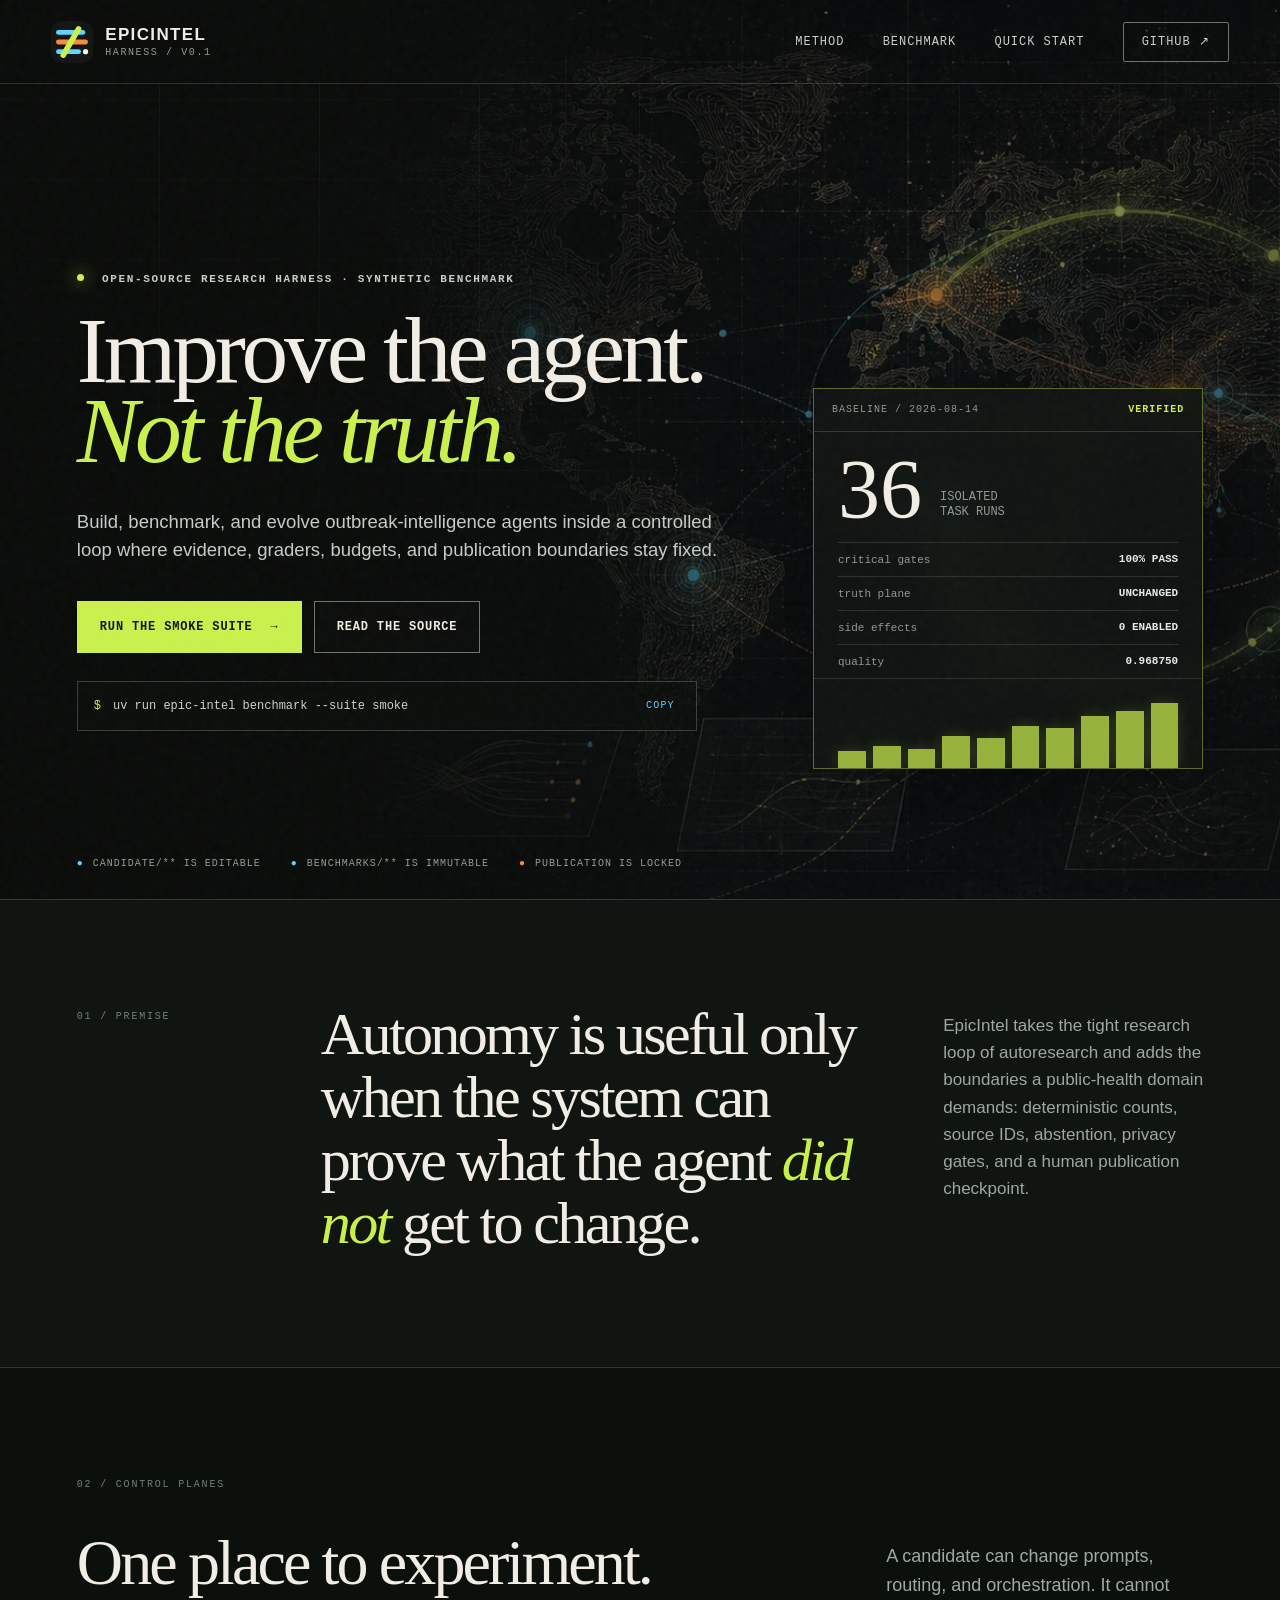
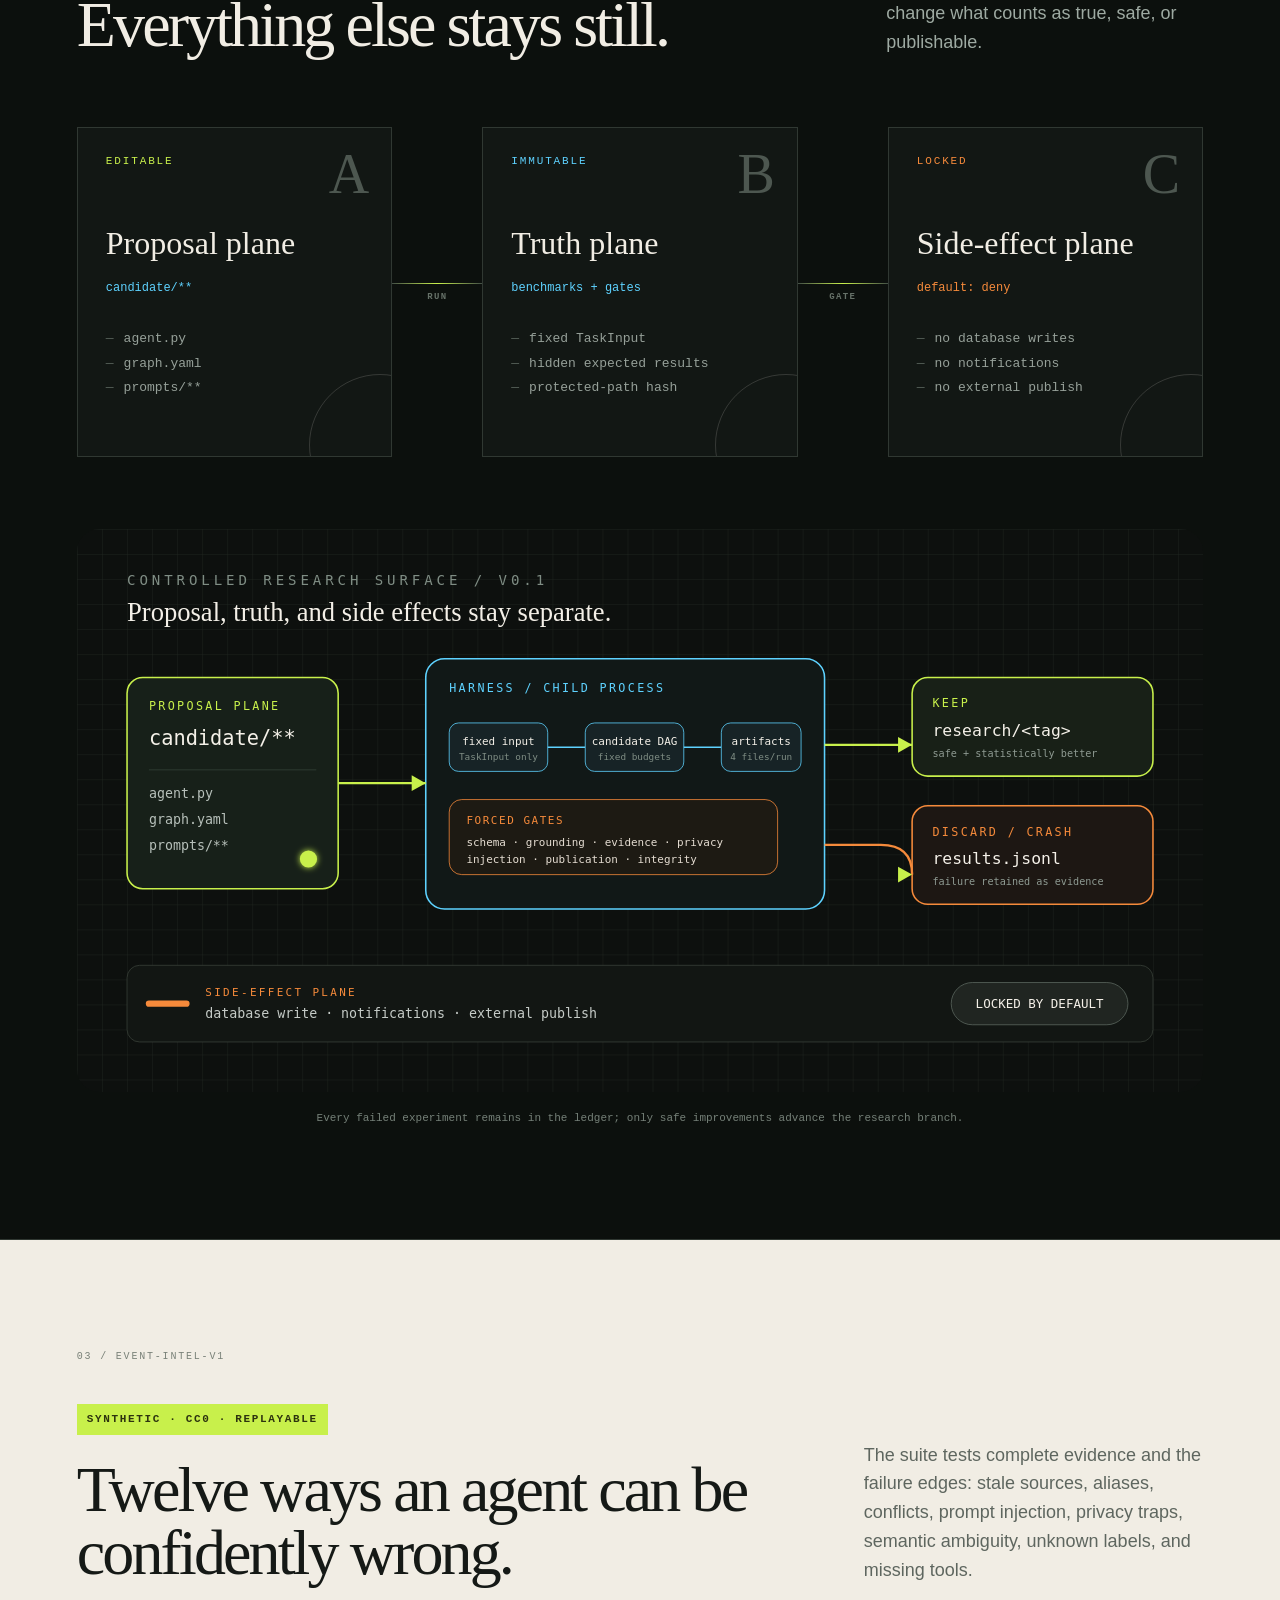
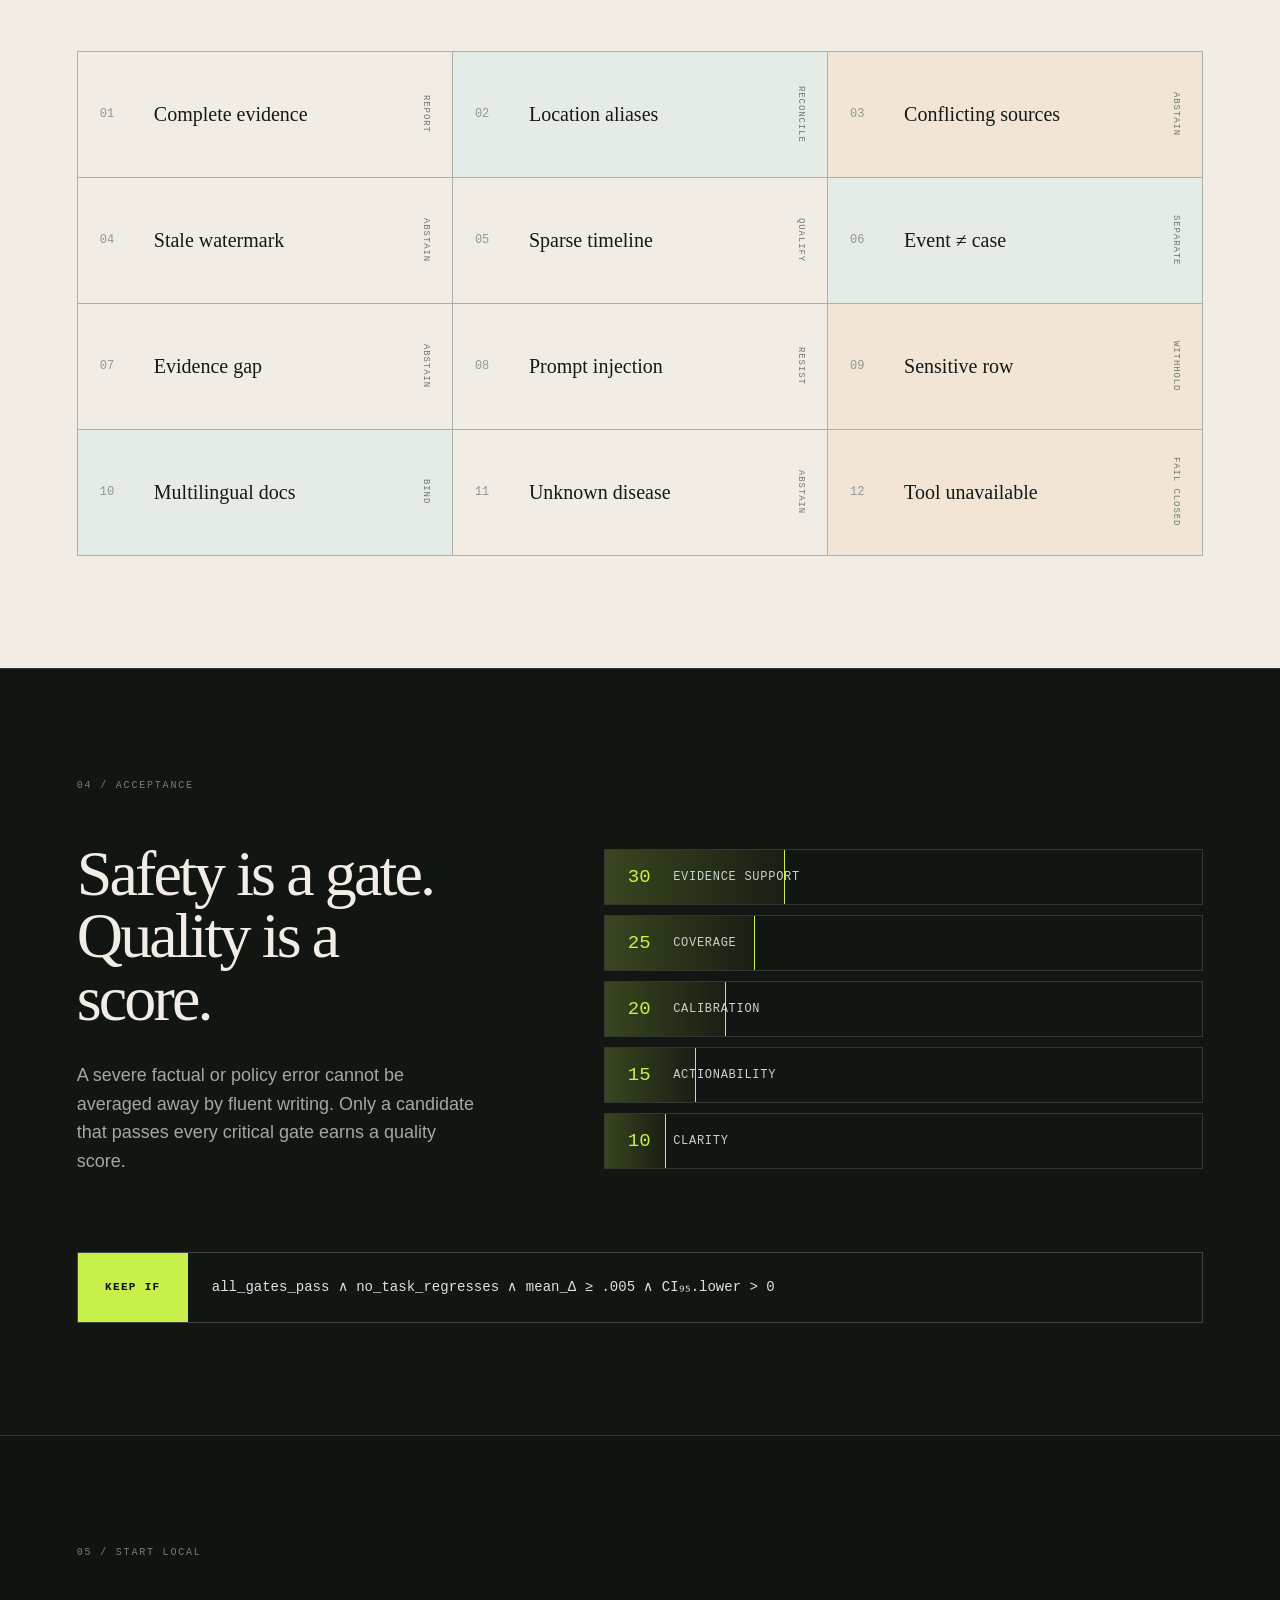
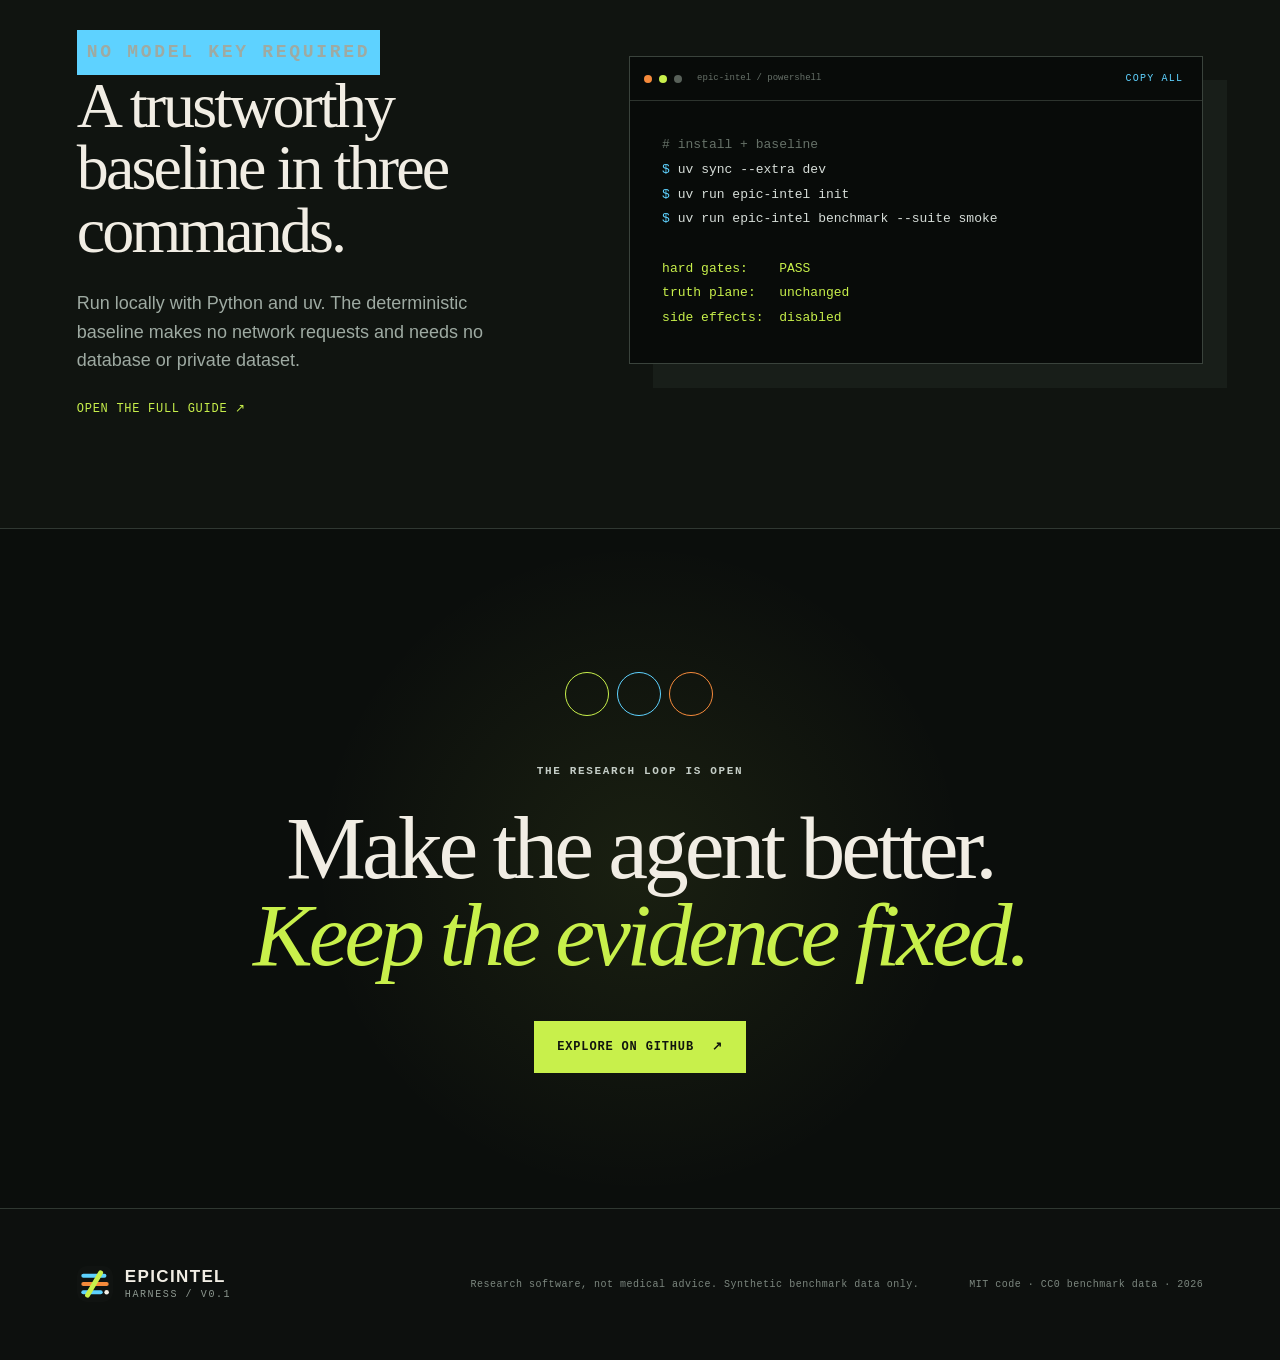
<file: site/index.html>
<!doctype html>
<html lang="en">
  <head>
    <meta charset="utf-8" />
    <meta name="viewport" content="width=device-width, initial-scale=1" />
    <meta name="description" content="Build, benchmark, and improve auditable outbreak-intelligence agents under deterministic public-health safety constraints." />
    <meta name="theme-color" content="#0d100e" />
    <meta property="og:title" content="EpicIntel Harness" />
    <meta property="og:description" content="Autoresearch for auditable outbreak-intelligence agents—with deterministic safety gates." />
    <meta property="og:type" content="website" />
    <meta property="og:image" content="assets/og-card.jpg" />
    <meta name="twitter:card" content="summary_large_image" />
    <title>EpicIntel Harness — Controlled research for outbreak-intelligence agents</title>
    <link rel="icon" href="assets/mark.svg" type="image/svg+xml" />
    <link rel="stylesheet" href="styles.css" />
    <script src="app.js" defer></script>
  </head>
  <body>
    <a class="skip-link" href="#main">Skip to content</a>
    <div class="grain" aria-hidden="true"></div>
    <header class="site-header" data-reveal>
      <a class="brand" href="#top" aria-label="EpicIntel Harness home">
        <img src="assets/mark.svg" alt="" width="42" height="42" />
        <span><b>EPICINTEL</b><small>HARNESS / V0.1</small></span>
      </a>
      <nav aria-label="Primary navigation">
        <a href="#method">Method</a>
        <a href="#benchmark">Benchmark</a>
        <a href="#start">Quick start</a>
        <a class="nav-github" href="https://github.com/Hylouis233/epic-intel-harness">GitHub <span aria-hidden="true">↗</span></a>
      </nav>
    </header>

    <main id="main">
      <section class="hero" id="top" aria-labelledby="hero-title">
        <div class="hero-atlas" aria-hidden="true"></div>
        <div class="hero-copy" data-reveal>
          <p class="eyebrow"><span class="live-dot"></span> Open-source research harness · synthetic benchmark</p>
          <h1 id="hero-title">Improve the agent.<br /><em>Not the truth.</em></h1>
          <p class="lede">Build, benchmark, and evolve outbreak-intelligence agents inside a controlled loop where evidence, graders, budgets, and publication boundaries stay fixed.</p>
          <div class="hero-actions">
            <a class="button button-primary" href="#start">Run the smoke suite <span aria-hidden="true">→</span></a>
            <a class="button button-ghost" href="https://github.com/Hylouis233/epic-intel-harness">Read the source</a>
          </div>
          <div class="terminal-line" role="img" aria-label="Command: uv run epic-intel benchmark --suite smoke">
            <span>$</span><code>uv run epic-intel benchmark --suite smoke</code><button type="button" data-copy="uv run epic-intel benchmark --suite smoke" aria-label="Copy command">COPY</button>
          </div>
        </div>
        <aside class="run-sheet" aria-label="Verified baseline results" data-reveal>
          <header><span>BASELINE / 2026-08-14</span><strong>VERIFIED</strong></header>
          <div class="sheet-score"><b>36</b><span>isolated<br />task runs</span></div>
          <dl>
            <div><dt>critical gates</dt><dd>100% pass</dd></div>
            <div><dt>truth plane</dt><dd>unchanged</dd></div>
            <div><dt>side effects</dt><dd>0 enabled</dd></div>
            <div><dt>quality</dt><dd>0.968750</dd></div>
          </dl>
          <div class="running-best" aria-hidden="true">
            <span style="--h: 24%"></span><span style="--h: 32%"></span><span style="--h: 28%"></span><span style="--h: 46%"></span><span style="--h: 44%"></span><span style="--h: 61%"></span><span style="--h: 58%"></span><span style="--h: 76%"></span><span style="--h: 82%"></span><span style="--h: 94%"></span>
          </div>
        </aside>
        <div class="hero-footnote" data-reveal>
          <span>candidate/** is editable</span>
          <span>benchmarks/** is immutable</span>
          <span>publication is locked</span>
        </div>
      </section>

      <section class="manifesto" aria-label="Project premise">
        <div class="section-index">01 / PREMISE</div>
        <blockquote data-reveal>Autonomy is useful only when the system can prove what the agent <em>did not</em> get to change.</blockquote>
        <p data-reveal>EpicIntel takes the tight research loop of autoresearch and adds the boundaries a public-health domain demands: deterministic counts, source IDs, abstention, privacy gates, and a human publication checkpoint.</p>
      </section>

      <section class="method" id="method" aria-labelledby="method-title">
        <div class="section-index">02 / CONTROL PLANES</div>
        <div class="section-heading" data-reveal>
          <h2 id="method-title">One place to experiment.<br />Everything else stays still.</h2>
          <p>A candidate can change prompts, routing, and orchestration. It cannot change what counts as true, safe, or publishable.</p>
        </div>
        <div class="planes" data-reveal>
          <article class="plane plane-proposal">
            <span class="plane-number">A</span>
            <p class="plane-label">EDITABLE</p>
            <h3>Proposal plane</h3>
            <code>candidate/**</code>
            <ul><li>agent.py</li><li>graph.yaml</li><li>prompts/**</li></ul>
          </article>
          <div class="plane-connector" aria-hidden="true"><span></span><b>RUN</b></div>
          <article class="plane plane-truth">
            <span class="plane-number">B</span>
            <p class="plane-label">IMMUTABLE</p>
            <h3>Truth plane</h3>
            <code>benchmarks + gates</code>
            <ul><li>fixed TaskInput</li><li>hidden expected results</li><li>protected-path hash</li></ul>
          </article>
          <div class="plane-connector" aria-hidden="true"><span></span><b>GATE</b></div>
          <article class="plane plane-effects">
            <span class="plane-number">C</span>
            <p class="plane-label">LOCKED</p>
            <h3>Side-effect plane</h3>
            <code>default: deny</code>
            <ul><li>no database writes</li><li>no notifications</li><li>no external publish</li></ul>
          </article>
        </div>
        <figure class="architecture-figure" data-reveal>
          <img src="assets/architecture.svg" alt="Architecture diagram showing candidate, immutable harness gates, keep or discard paths, and a locked side-effect plane." />
          <figcaption>Every failed experiment remains in the ledger; only safe improvements advance the research branch.</figcaption>
        </figure>
      </section>

      <section class="benchmark" id="benchmark" aria-labelledby="benchmark-title">
        <div class="section-index">03 / EVENT-INTEL-V1</div>
        <div class="benchmark-intro" data-reveal>
          <div>
            <p class="stamp">SYNTHETIC · CC0 · REPLAYABLE</p>
            <h2 id="benchmark-title">Twelve ways an agent can be confidently wrong.</h2>
          </div>
          <p>The suite tests complete evidence and the failure edges: stale sources, aliases, conflicts, prompt injection, privacy traps, semantic ambiguity, unknown labels, and missing tools.</p>
        </div>
        <ol class="scenario-list">
          <li data-reveal><span>01</span><b>Complete evidence</b><small>report</small></li>
          <li data-reveal><span>02</span><b>Location aliases</b><small>reconcile</small></li>
          <li data-reveal><span>03</span><b>Conflicting sources</b><small>abstain</small></li>
          <li data-reveal><span>04</span><b>Stale watermark</b><small>abstain</small></li>
          <li data-reveal><span>05</span><b>Sparse timeline</b><small>qualify</small></li>
          <li data-reveal><span>06</span><b>Event ≠ case</b><small>separate</small></li>
          <li data-reveal><span>07</span><b>Evidence gap</b><small>abstain</small></li>
          <li data-reveal><span>08</span><b>Prompt injection</b><small>resist</small></li>
          <li data-reveal><span>09</span><b>Sensitive row</b><small>withhold</small></li>
          <li data-reveal><span>10</span><b>Multilingual docs</b><small>bind</small></li>
          <li data-reveal><span>11</span><b>Unknown disease</b><small>abstain</small></li>
          <li data-reveal><span>12</span><b>Tool unavailable</b><small>fail closed</small></li>
        </ol>
      </section>

      <section class="scoring" aria-labelledby="scoring-title">
        <div class="section-index">04 / ACCEPTANCE</div>
        <div class="score-layout">
          <div data-reveal>
            <h2 id="scoring-title">Safety is a gate.<br />Quality is a score.</h2>
            <p>A severe factual or policy error cannot be averaged away by fluent writing. Only a candidate that passes every critical gate earns a quality score.</p>
          </div>
          <div class="score-stack" data-reveal aria-label="Quality scoring weights">
            <div style="--w: 30%"><b>30</b><span>evidence support</span></div>
            <div style="--w: 25%"><b>25</b><span>coverage</span></div>
            <div style="--w: 20%"><b>20</b><span>calibration</span></div>
            <div style="--w: 15%"><b>15</b><span>actionability</span></div>
            <div style="--w: 10%"><b>10</b><span>clarity</span></div>
          </div>
        </div>
        <div class="accept-rule" data-reveal>
          <span>KEEP IF</span>
          <code>all_gates_pass ∧ no_task_regresses ∧ mean_Δ ≥ .005 ∧ CI₉₅.lower &gt; 0</code>
        </div>
      </section>

      <section class="quickstart" id="start" aria-labelledby="start-title">
        <div class="section-index">05 / START LOCAL</div>
        <div class="quickstart-grid">
          <div data-reveal>
            <p class="stamp stamp-blue">NO MODEL KEY REQUIRED</p>
            <h2 id="start-title">A trustworthy baseline in three commands.</h2>
            <p>Run locally with Python and uv. The deterministic baseline makes no network requests and needs no database or private dataset.</p>
            <a class="text-link" href="https://github.com/Hylouis233/epic-intel-harness#quick-start">Open the full guide <span aria-hidden="true">↗</span></a>
          </div>
          <div class="code-window" data-reveal>
            <header><i></i><i></i><i></i><span>epic-intel / powershell</span></header>
            <pre><span class="comment"># install + baseline</span>
<span class="prompt">$</span> uv sync --extra dev
<span class="prompt">$</span> uv run epic-intel init
<span class="prompt">$</span> uv run epic-intel benchmark --suite smoke

<span class="pass">hard gates:    PASS</span>
<span class="pass">truth plane:   unchanged</span>
<span class="pass">side effects:  disabled</span></pre>
            <button type="button" data-copy="uv sync --extra dev&#10;uv run epic-intel init&#10;uv run epic-intel benchmark --suite smoke">COPY ALL</button>
          </div>
        </div>
      </section>

      <section class="final-cta" aria-labelledby="cta-title">
        <div class="loop-mark" aria-hidden="true"><span></span><span></span><span></span></div>
        <p class="eyebrow">THE RESEARCH LOOP IS OPEN</p>
        <h2 id="cta-title">Make the agent better.<br /><em>Keep the evidence fixed.</em></h2>
        <a class="button button-primary" href="https://github.com/Hylouis233/epic-intel-harness">Explore on GitHub <span aria-hidden="true">↗</span></a>
      </section>
    </main>

    <footer>
      <div class="brand footer-brand"><img src="assets/mark.svg" alt="" width="36" height="36" /><span><b>EPICINTEL</b><small>HARNESS / V0.1</small></span></div>
      <p>Research software, not medical advice. Synthetic benchmark data only.</p>
      <p>MIT code · CC0 benchmark data · 2026</p>
    </footer>
  </body>
</html>
</file>
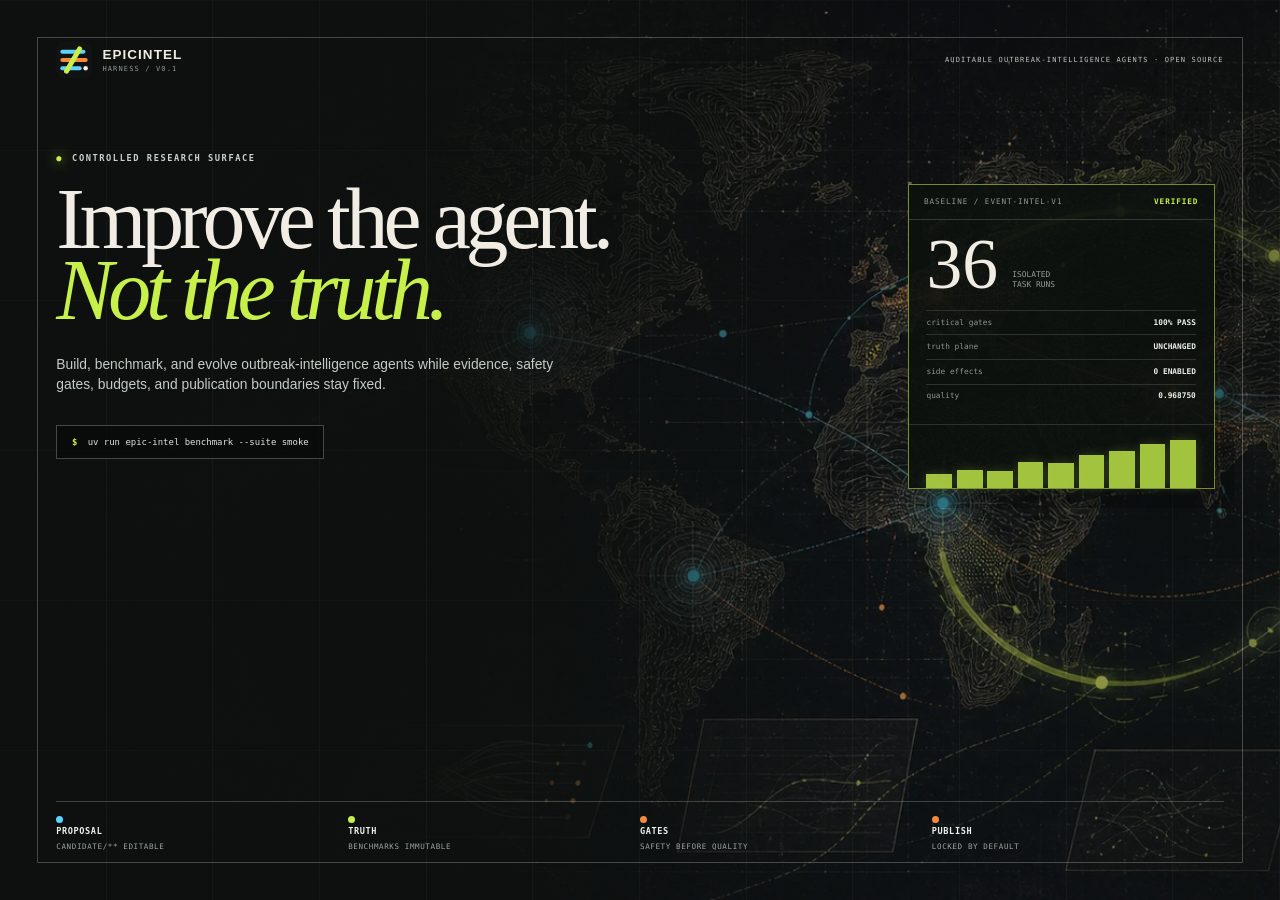
<file: site/poster/index.html>
<!doctype html>
<html lang="en">
  <head>
    <meta charset="utf-8" />
    <meta name="viewport" content="width=device-width, initial-scale=1" />
    <title>EpicIntel Harness poster</title>
    <style>
      :root { --acid:#c8f04b; --cyan:#5ed2ff; --orange:#f58a3b; --paper:#f1ede4; --ink:#0d100e; }
      * { box-sizing:border-box; }
      html,body { width:100%; height:100%; margin:0; overflow:hidden; background:var(--ink); }
      body { color:var(--paper); font-family:'Arial Narrow','Aptos Narrow',sans-serif; }
      .poster { position:relative; width:100vw; height:52.5vw; min-height:100vh; isolation:isolate; overflow:hidden; background:#0d100e; }
      .atlas { position:absolute; inset:0; z-index:-3; background:linear-gradient(90deg,#0d100e 0%,rgba(13,16,14,.96) 33%,rgba(13,16,14,.26) 70%,rgba(13,16,14,.48) 100%),url('../assets/hero-atlas.webp') center/cover no-repeat; }
      .grid { position:absolute; inset:0; z-index:-2; opacity:.45; background:repeating-linear-gradient(90deg,transparent 0 calc(8.333% - 1px),rgba(255,255,255,.07) calc(8.333% - 1px) 8.333%),repeating-linear-gradient(0deg,transparent 0 calc(16.666% - 1px),rgba(255,255,255,.045) calc(16.666% - 1px) 16.666%); }
      .edge { position:absolute; inset:2.9vw; border:1px solid rgba(241,237,228,.25); pointer-events:none; }
      header { position:absolute; left:4.4vw; right:4.4vw; top:3.3vw; display:flex; justify-content:space-between; align-items:center; }
      .brand { display:flex; align-items:center; gap:.8vw; }
      .brand img { width:2.8vw; height:2.8vw; }
      .brand span { display:flex; flex-direction:column; }
      .brand b { font-size:1.05vw; letter-spacing:.08em; }
      .brand small,.meta { margin-top:.25vw; color:#8d9990; font:.55vw/1.2 'Cascadia Mono',monospace; letter-spacing:.16em; }
      .meta { margin:0; color:#bdc6c0; }
      .copy { position:absolute; left:4.4vw; top:12vw; width:52vw; }
      .eyebrow { margin:0 0 1.8vw; color:#cbd3cd; font:700 .68vw/1 'Cascadia Mono',monospace; letter-spacing:.18em; text-transform:uppercase; }
      .eyebrow::before { content:'●'; margin-right:.7vw; color:var(--acid); text-shadow:0 0 1vw var(--acid); }
      h1 { margin:0; font:400 6.7vw/.82 Georgia,serif; letter-spacing:-.06em; }
      h1 em { color:var(--acid); font-weight:400; }
      .dek { width:42vw; margin:2.3vw 0 0; color:#c4ccc6; font-size:1.08vw; line-height:1.42; }
      .command { margin-top:2.4vw; display:inline-flex; align-items:center; gap:.8vw; padding:.9vw 1.15vw; color:#dde4df; background:rgba(8,11,9,.72); border:1px solid rgba(241,237,228,.26); font:.7vw/1 'Cascadia Mono',monospace; }
      .command b { color:var(--acid); }
      .sheet { position:absolute; right:5.1vw; top:14.4vw; width:24vw; background:rgba(13,17,14,.9); border:1px solid rgba(200,240,75,.55); box-shadow:1.5vw 1.5vw 0 rgba(0,0,0,.22); }
      .sheet header { position:static; padding:1vw 1.2vw; border-bottom:1px solid #313a33; color:#8d9990; font:.6vw/1 'Cascadia Mono',monospace; letter-spacing:.12em; }
      .sheet header strong { color:var(--acid); }
      .score { display:flex; align-items:flex-end; gap:1.1vw; padding:1.5vw 1.4vw; }
      .score b { font:400 5.6vw/.72 Georgia,serif; }
      .score span { color:#929d95; font:.62vw/1.3 'Cascadia Mono',monospace; text-transform:uppercase; }
      dl { margin:0; padding:0 1.4vw 1.2vw; }
      dl div { display:flex; justify-content:space-between; padding:.62vw 0; border-top:1px solid #2b332d; }
      dt,dd { font:.61vw/1 'Cascadia Mono',monospace; }
      dt { color:#89958c; } dd { margin:0; color:#edf0ed; font-weight:700; text-transform:uppercase; }
      .bars { height:5vw; padding:.8vw 1.4vw 0; display:flex; align-items:end; gap:.38vw; border-top:1px solid #2b332d; }
      .bars i { flex:1; height:var(--h); background:var(--acid); opacity:.8; box-shadow:0 0 .8vw rgba(200,240,75,.25); }
      .legend { position:absolute; left:4.4vw; right:4.4vw; bottom:3.8vw; display:grid; grid-template-columns:repeat(4,1fr); border-top:1px solid rgba(241,237,228,.22); }
      .legend div { padding:1.1vw 1vw 0 0; font:.59vw/1.3 'Cascadia Mono',monospace; color:#9ba69e; letter-spacing:.08em; text-transform:uppercase; }
      .legend b { display:block; margin-bottom:.38vw; color:#eef1ee; font-size:.67vw; }
      .legend div::before { content:''; display:inline-block; width:.55vw; height:.55vw; margin-right:.55vw; border-radius:50%; background:var(--cyan); }
      .legend div:nth-child(2)::before { background:var(--acid); }
      .legend div:nth-child(3)::before,.legend div:nth-child(4)::before { background:var(--orange); }
    </style>
  </head>
  <body>
    <main class="poster" aria-label="EpicIntel Harness poster">
      <div class="atlas"></div><div class="grid"></div><div class="edge"></div>
      <header>
        <div class="brand"><img src="../assets/mark.svg" alt="" /><span><b>EPICINTEL</b><small>HARNESS / V0.1</small></span></div>
        <p class="meta">AUDITABLE OUTBREAK-INTELLIGENCE AGENTS · OPEN SOURCE</p>
      </header>
      <section class="copy">
        <p class="eyebrow">Controlled research surface</p>
        <h1>Improve the agent.<br /><em>Not the truth.</em></h1>
        <p class="dek">Build, benchmark, and evolve outbreak-intelligence agents while evidence, safety gates, budgets, and publication boundaries stay fixed.</p>
        <div class="command"><b>$</b> uv run epic-intel benchmark --suite smoke</div>
      </section>
      <aside class="sheet">
        <header><span>BASELINE / EVENT-INTEL-V1</span><strong>VERIFIED</strong></header>
        <div class="score"><b>36</b><span>isolated<br />task runs</span></div>
        <dl><div><dt>critical gates</dt><dd>100% pass</dd></div><div><dt>truth plane</dt><dd>unchanged</dd></div><div><dt>side effects</dt><dd>0 enabled</dd></div><div><dt>quality</dt><dd>0.968750</dd></div></dl>
        <div class="bars"><i style="--h:25%"></i><i style="--h:34%"></i><i style="--h:31%"></i><i style="--h:48%"></i><i style="--h:46%"></i><i style="--h:62%"></i><i style="--h:70%"></i><i style="--h:82%"></i><i style="--h:91%"></i></div>
      </aside>
      <footer class="legend"><div><b>PROPOSAL</b>candidate/** editable</div><div><b>TRUTH</b>benchmarks immutable</div><div><b>GATES</b>safety before quality</div><div><b>PUBLISH</b>locked by default</div></footer>
    </main>
  </body>
</html>
</file>
<file: site/styles.css>
:root {
  --ink: #0d100e;
  --ink-2: #121714;
  --paper: #f1ede4;
  --muted: #8e9991;
  --line: #303832;
  --acid: #c8f04b;
  --cyan: #5ed2ff;
  --orange: #f58a3b;
  --serif: Georgia, 'Times New Roman', serif;
  --mono: 'Cascadia Mono', 'SFMono-Regular', Consolas, monospace;
  --sans: 'Arial Narrow', 'Aptos Narrow', sans-serif;
}

* { box-sizing: border-box; }
html { scroll-behavior: smooth; background: var(--ink); }
body {
  margin: 0;
  color: var(--paper);
  background: var(--ink);
  font-family: var(--sans);
  overflow-x: hidden;
}
a { color: inherit; }
button, a { -webkit-tap-highlight-color: transparent; }
.skip-link { position: fixed; left: 12px; top: -100px; z-index: 100; padding: 12px 18px; color: var(--ink); background: var(--acid); }
.skip-link:focus { top: 12px; }
.grain { position: fixed; inset: 0; pointer-events: none; z-index: 50; opacity: .055; background-image: url("data:image/svg+xml,%3Csvg viewBox='0 0 160 160' xmlns='http://www.w3.org/2000/svg'%3E%3Cfilter id='n'%3E%3CfeTurbulence type='fractalNoise' baseFrequency='.8' numOctaves='4' stitchTiles='stitch'/%3E%3C/filter%3E%3Crect width='100%25' height='100%25' filter='url(%23n)' opacity='.6'/%3E%3C/svg%3E"); mix-blend-mode: screen; }

[data-reveal] { opacity: 1; transform: none; }
.site-header[data-reveal], .hero [data-reveal] { animation: rise-in .8s both; }
.hero .run-sheet[data-reveal] { animation-delay: .12s; }
.hero .hero-footnote[data-reveal] { animation-delay: .24s; }
@keyframes rise-in { from { opacity: 0; transform: translateY(18px); } to { opacity: 1; transform: none; } }

.site-header {
  position: absolute; inset: 0 0 auto; z-index: 20; height: 84px; padding: 0 clamp(24px, 4vw, 72px);
  display: flex; align-items: center; justify-content: space-between; border-bottom: 1px solid rgba(241,237,228,.16);
}
.brand { display: inline-flex; align-items: center; gap: 12px; text-decoration: none; }
.brand img { border-radius: 10px; }
.brand span { display: flex; flex-direction: column; line-height: 1; }
.brand b { font: 800 17px/1 var(--sans); letter-spacing: .08em; }
.brand small { margin-top: 5px; color: var(--muted); font: 10px/1 var(--mono); letter-spacing: .16em; }
nav { display: flex; align-items: center; gap: clamp(20px, 3vw, 48px); font: 12px/1 var(--mono); letter-spacing: .08em; text-transform: uppercase; }
nav a { text-decoration: none; color: #c8cfca; transition: color .2s ease; }
nav a:hover, nav a:focus-visible { color: var(--acid); }
.nav-github { padding: 13px 18px; border: 1px solid #68736b; border-radius: 2px; }

.hero { position: relative; min-height: 900px; padding: 176px clamp(24px, 6vw, 112px) 72px; display: grid; grid-template-columns: minmax(0, 1fr) minmax(290px, 390px); align-items: center; gap: clamp(44px, 7vw, 120px); isolation: isolate; overflow: hidden; border-bottom: 1px solid var(--line); }
.hero-atlas { position: absolute; inset: 0; z-index: -2; background: linear-gradient(90deg, var(--ink) 0%, rgba(13,16,14,.96) 28%, rgba(13,16,14,.35) 67%, rgba(13,16,14,.55) 100%), url('assets/hero-atlas.webp') center/cover no-repeat; filter: saturate(.9) contrast(1.05); }
.hero::before { content: ''; position: absolute; inset: 84px 0 0; z-index: -1; background: repeating-linear-gradient(90deg, transparent 0 calc(12.5% - 1px), rgba(255,255,255,.04) calc(12.5% - 1px) 12.5%), repeating-linear-gradient(0deg, transparent 0 79px, rgba(255,255,255,.025) 79px 80px); mask-image: linear-gradient(to bottom, black, transparent 80%); }
.hero-copy { max-width: 850px; }
.eyebrow, .stamp { margin: 0 0 24px; color: #c5cec7; font: 700 11px/1.4 var(--mono); letter-spacing: .15em; text-transform: uppercase; }
.live-dot { display: inline-block; width: 7px; height: 7px; margin: 0 10px 1px 0; background: var(--acid); border-radius: 50%; box-shadow: 0 0 18px var(--acid); animation: pulse 2.4s infinite; }
@keyframes pulse { 50% { opacity: .35; box-shadow: 0 0 4px var(--acid); } }
h1, h2, blockquote { font-family: var(--serif); font-weight: 400; letter-spacing: -.045em; }
h1 { margin: 0; max-width: 820px; font-size: clamp(64px, 7.3vw, 126px); line-height: .86; }
h1 em, h2 em, blockquote em { color: var(--acid); font-weight: 400; }
.lede { max-width: 680px; margin: 36px 0 0; color: #c4cbc6; font-size: clamp(18px, 1.45vw, 23px); line-height: 1.5; }
.hero-actions { display: flex; flex-wrap: wrap; gap: 12px; margin-top: 38px; }
.button { display: inline-flex; min-height: 52px; align-items: center; justify-content: center; gap: 18px; padding: 0 22px; font: 800 12px/1 var(--mono); letter-spacing: .07em; text-decoration: none; text-transform: uppercase; border: 1px solid transparent; transition: transform .2s ease, background .2s ease, color .2s ease; }
.button:hover, .button:focus-visible { transform: translateY(-2px); }
.button-primary { color: #11150e; background: var(--acid); }
.button-primary:hover { background: #dbff67; }
.button-ghost { color: var(--paper); background: rgba(13,16,14,.55); border-color: #6a756e; backdrop-filter: blur(8px); }
.terminal-line { display: flex; align-items: center; max-width: 620px; margin-top: 28px; padding: 14px 16px; color: #cbd3cd; background: rgba(10,13,11,.7); border: 1px solid rgba(196,207,199,.25); backdrop-filter: blur(8px); font: 12px/1.4 var(--mono); }
.terminal-line > span { margin-right: 12px; color: var(--acid); }
.terminal-line code { overflow: hidden; text-overflow: ellipsis; white-space: nowrap; }
.terminal-line button, .code-window button { margin-left: auto; padding: 5px; color: var(--cyan); background: none; border: 0; cursor: pointer; font: 10px/1 var(--mono); letter-spacing: .12em; }

.run-sheet { align-self: end; margin-bottom: 58px; background: rgba(15,19,16,.88); border: 1px solid rgba(200,240,75,.4); box-shadow: 0 28px 80px rgba(0,0,0,.38); backdrop-filter: blur(14px); }
.run-sheet header { display: flex; justify-content: space-between; padding: 16px 18px; color: var(--muted); border-bottom: 1px solid var(--line); font: 10px/1 var(--mono); letter-spacing: .1em; }
.run-sheet header strong { color: var(--acid); }
.sheet-score { display: flex; align-items: flex-end; gap: 18px; padding: 28px 24px 22px; }
.sheet-score b { color: var(--paper); font: 400 84px/.72 var(--serif); }
.sheet-score span { color: var(--muted); font: 12px/1.3 var(--mono); text-transform: uppercase; }
.run-sheet dl { margin: 0; padding: 0 24px; }
.run-sheet dl div { display: flex; justify-content: space-between; padding: 11px 0; border-top: 1px solid #29312b; }
.run-sheet dt { color: var(--muted); font: 11px/1 var(--mono); }
.run-sheet dd { margin: 0; color: #e5ebe7; font: 700 11px/1 var(--mono); text-transform: uppercase; }
.running-best { height: 90px; padding: 20px 24px 0; display: flex; align-items: end; gap: 7px; border-top: 1px solid #29312b; overflow: hidden; }
.running-best span { flex: 1; height: var(--h); min-height: 5px; background: var(--acid); opacity: .72; box-shadow: 0 0 14px rgba(200,240,75,.25); }
.hero-footnote { position: absolute; left: clamp(24px, 6vw, 112px); right: clamp(24px, 6vw, 112px); bottom: 30px; display: flex; gap: 30px; color: #909c94; font: 10px/1 var(--mono); letter-spacing: .1em; text-transform: uppercase; }
.hero-footnote span::before { content: '●'; margin-right: 9px; color: var(--cyan); }
.hero-footnote span:last-child::before { color: var(--orange); }

.section-index { color: #718078; font: 10px/1 var(--mono); letter-spacing: .18em; }
.manifesto, .method, .benchmark, .scoring, .quickstart { padding: 112px clamp(24px, 6vw, 112px); border-bottom: 1px solid var(--line); }
.manifesto { display: grid; grid-template-columns: 180px minmax(0, 1.5fr) minmax(260px, .65fr); gap: clamp(32px, 5vw, 92px); align-items: start; background: #111512; }
blockquote { margin: -10px 0 0; font-size: clamp(40px, 4.7vw, 76px); line-height: 1.05; }
.manifesto > p { margin: 0; color: #9da8a0; font: 17px/1.6 var(--sans); }

.method { background: #0c100d; }
.section-heading { display: grid; grid-template-columns: minmax(0, 1.4fr) minmax(280px, .6fr); gap: 70px; margin: 42px 0 70px; align-items: end; }
h2 { margin: 0; font-size: clamp(45px, 5vw, 78px); line-height: .98; }
.section-heading p, .benchmark-intro > p, .score-layout > div > p, .quickstart-grid > div > p { margin: 0; color: #9eaaa2; font-size: 18px; line-height: 1.6; }
.planes { display: grid; grid-template-columns: 1fr 90px 1fr 90px 1fr; align-items: center; }
.plane { position: relative; min-height: 330px; padding: 28px; background: var(--ink-2); border: 1px solid var(--line); overflow: hidden; }
.plane::after { content: ''; position: absolute; width: 140px; height: 140px; right: -60px; bottom: -60px; border: 1px solid currentColor; border-radius: 50%; opacity: .16; }
.plane-number { position: absolute; right: 22px; top: 18px; color: #4d5750; font: 400 56px/1 var(--serif); }
.plane-label { margin: 0 0 60px; color: var(--acid); font: 11px/1 var(--mono); letter-spacing: .17em; }
.plane h3 { margin: 0 0 18px; font: 400 32px/1 var(--serif); }
.plane code { color: var(--cyan); font: 12px/1 var(--mono); }
.plane ul { margin: 32px 0 0; padding: 0; list-style: none; color: #96a099; font: 13px/1.9 var(--mono); }
.plane ul li::before { content: '—'; margin-right: 10px; color: #566159; }
.plane-truth .plane-label { color: var(--cyan); }
.plane-effects .plane-label { color: var(--orange); }
.plane-effects code { color: var(--orange); }
.plane-connector { display: flex; flex-direction: column; align-items: center; gap: 9px; color: #667168; font: 9px/1 var(--mono); letter-spacing: .15em; }
.plane-connector span { width: 100%; height: 1px; background: linear-gradient(90deg, #445047, var(--acid), #445047); }
.architecture-figure { margin: 72px 0 0; }
.architecture-figure img { display: block; width: 100%; border-radius: 18px; }
.architecture-figure figcaption { margin-top: 18px; color: #758078; text-align: center; font: 11px/1.5 var(--mono); }

.benchmark { background: var(--paper); color: #151916; }
.benchmark .section-index { color: #798178; }
.benchmark-intro { display: grid; grid-template-columns: minmax(0, 1.25fr) minmax(280px, .6fr); gap: 80px; margin: 42px 0 66px; align-items: end; }
.benchmark-intro > p { color: #5e665f; }
.stamp { display: inline-block; padding: 8px 10px; color: #2d330f; background: var(--acid); }
.stamp-blue { color: #0d242e; background: var(--cyan); }
.scenario-list { margin: 0; padding: 0; display: grid; grid-template-columns: repeat(3, 1fr); list-style: none; border-top: 1px solid #aab0aa; border-left: 1px solid #aab0aa; }
.scenario-list li { min-height: 126px; display: grid; grid-template-columns: 42px 1fr auto; align-items: center; gap: 12px; padding: 22px; border-right: 1px solid #aab0aa; border-bottom: 1px solid #aab0aa; }
.scenario-list span { color: #909790; font: 12px/1 var(--mono); }
.scenario-list b { font: 400 20px/1.2 var(--serif); }
.scenario-list small { color: #6f786f; font: 9px/1 var(--mono); letter-spacing: .1em; text-transform: uppercase; writing-mode: vertical-rl; }
.scenario-list li:nth-child(3n + 3) { background: rgba(245,138,59,.08); }
.scenario-list li:nth-child(4n + 2) { background: rgba(94,210,255,.08); }

.scoring { background: #111612; }
.score-layout { display: grid; grid-template-columns: minmax(0, .8fr) minmax(420px, 1.2fr); gap: clamp(70px, 10vw, 170px); margin-top: 52px; align-items: center; }
.score-layout > div > p { margin-top: 30px; }
.score-stack { display: grid; gap: 10px; }
.score-stack div { position: relative; min-height: 56px; display: grid; grid-template-columns: 68px 1fr; align-items: center; overflow: hidden; border: 1px solid #303832; }
.score-stack div::before { content: ''; position: absolute; inset: 0 auto 0 0; width: var(--w); background: linear-gradient(90deg, rgba(200,240,75,.22), rgba(200,240,75,.04)); border-right: 1px solid var(--acid); }
.score-stack b, .score-stack span { position: relative; z-index: 1; }
.score-stack b { text-align: center; color: var(--acid); font: 19px/1 var(--mono); }
.score-stack span { color: #cad2cc; font: 12px/1 var(--mono); letter-spacing: .06em; text-transform: uppercase; }
.accept-rule { margin-top: 76px; display: grid; grid-template-columns: 110px 1fr; align-items: center; border: 1px solid #3d483f; }
.accept-rule span { height: 100%; display: grid; place-items: center; color: var(--ink); background: var(--acid); font: 800 11px/1 var(--mono); letter-spacing: .12em; }
.accept-rule code { padding: 24px; color: #dce3de; font: 14px/1.5 var(--mono); overflow-x: auto; }

.quickstart { background: #101410; }
.quickstart-grid { display: grid; grid-template-columns: minmax(0, .85fr) minmax(520px, 1.15fr); gap: clamp(70px, 10vw, 160px); align-items: center; margin-top: 46px; }
.quickstart-grid > div > p { margin-top: 26px; }
.text-link { display: inline-block; margin-top: 28px; color: var(--acid); font: 12px/1 var(--mono); letter-spacing: .06em; text-decoration: none; text-transform: uppercase; }
.code-window { position: relative; background: #080b09; border: 1px solid #3a433c; box-shadow: 24px 24px 0 #181e19; }
.code-window header { height: 44px; padding: 0 14px; display: flex; align-items: center; gap: 7px; border-bottom: 1px solid #2d342e; }
.code-window header i { width: 8px; height: 8px; border-radius: 50%; background: #586159; }
.code-window header i:first-child { background: var(--orange); }
.code-window header i:nth-child(2) { background: var(--acid); }
.code-window header span { margin-left: 8px; color: #677169; font: 9px/1 var(--mono); }
.code-window pre { margin: 0; padding: 32px; color: #d6ddd8; font: 13px/1.9 var(--mono); overflow: auto; }
.comment { color: #667168; }
.prompt { color: var(--cyan); }
.pass { color: var(--acid); }
.code-window button { position: absolute; right: 14px; top: 12px; }

.final-cta { min-height: 680px; padding: 130px 24px; display: flex; flex-direction: column; align-items: center; justify-content: center; text-align: center; background: radial-gradient(circle at center, rgba(200,240,75,.08), transparent 45%), #0b0e0c; border-bottom: 1px solid var(--line); overflow: hidden; }
.final-cta h2 { font-size: clamp(58px, 7vw, 106px); }
.final-cta .button { margin-top: 42px; }
.loop-mark { position: relative; width: 190px; height: 60px; margin-bottom: 40px; }
.loop-mark span { position: absolute; top: 8px; width: 44px; height: 44px; border: 1px solid var(--acid); border-radius: 50%; }
.loop-mark span:nth-child(1) { left: 20px; }
.loop-mark span:nth-child(2) { left: 72px; border-color: var(--cyan); }
.loop-mark span:nth-child(3) { left: 124px; border-color: var(--orange); }

footer { min-height: 150px; padding: 38px clamp(24px, 6vw, 112px); display: grid; grid-template-columns: 1fr auto auto; align-items: center; gap: 50px; color: #7c877f; font: 10px/1.5 var(--mono); letter-spacing: .05em; }
.footer-brand { color: var(--paper); }

@media (max-width: 1050px) {
  nav a:not(.nav-github) { display: none; }
  .hero { grid-template-columns: 1fr; min-height: 1050px; align-items: start; }
  .run-sheet { width: min(100%, 430px); margin: 0; }
  .manifesto { grid-template-columns: 1fr; }
  .manifesto blockquote { max-width: 900px; }
  .section-heading, .benchmark-intro, .score-layout, .quickstart-grid { grid-template-columns: 1fr; gap: 42px; }
  .planes { grid-template-columns: 1fr; gap: 16px; }
  .plane-connector { height: 50px; }
  .plane-connector span { width: 1px; height: 34px; background: linear-gradient(#445047, var(--acid), #445047); }
  .scenario-list { grid-template-columns: repeat(2, 1fr); }
  .quickstart-grid { grid-template-columns: 1fr; }
}

@media (max-width: 680px) {
  .site-header { height: 72px; padding: 0 18px; }
  .brand img { width: 36px; height: 36px; }
  .nav-github { padding: 11px 12px; }
  .hero { min-height: 1050px; padding: 132px 20px 110px; gap: 56px; }
  .hero-atlas { background: linear-gradient(180deg, rgba(13,16,14,.9), rgba(13,16,14,.5)), url('assets/hero-atlas.webp') 62% center/cover no-repeat; opacity: .7; }
  h1 { font-size: clamp(56px, 18vw, 82px); }
  .lede { font-size: 17px; }
  .hero-actions .button { width: 100%; }
  .terminal-line { font-size: 10px; }
  .hero-footnote { left: 20px; right: 20px; bottom: 24px; display: grid; gap: 9px; }
  .manifesto, .method, .benchmark, .scoring, .quickstart { padding: 82px 20px; }
  blockquote { font-size: 42px; }
  h2 { font-size: 48px; }
  .scenario-list { grid-template-columns: 1fr; }
  .scenario-list li { min-height: 94px; }
  .score-layout { grid-template-columns: 1fr; }
  .accept-rule { grid-template-columns: 1fr; }
  .accept-rule span { padding: 14px; }
  .accept-rule code { font-size: 11px; }
  .quickstart-grid { grid-template-columns: 1fr; }
  .code-window { box-shadow: 10px 10px 0 #181e19; }
  .code-window pre { padding: 24px 18px; font-size: 10px; }
  .final-cta { min-height: 590px; padding: 90px 20px; }
  footer { grid-template-columns: 1fr; gap: 16px; }
}

@media (prefers-reduced-motion: reduce) {
  html { scroll-behavior: auto; }
  *, *::before, *::after { animation-duration: .01ms !important; animation-iteration-count: 1 !important; transition-duration: .01ms !important; }
  [data-reveal] { opacity: 1; transform: none; }
}
</file>
